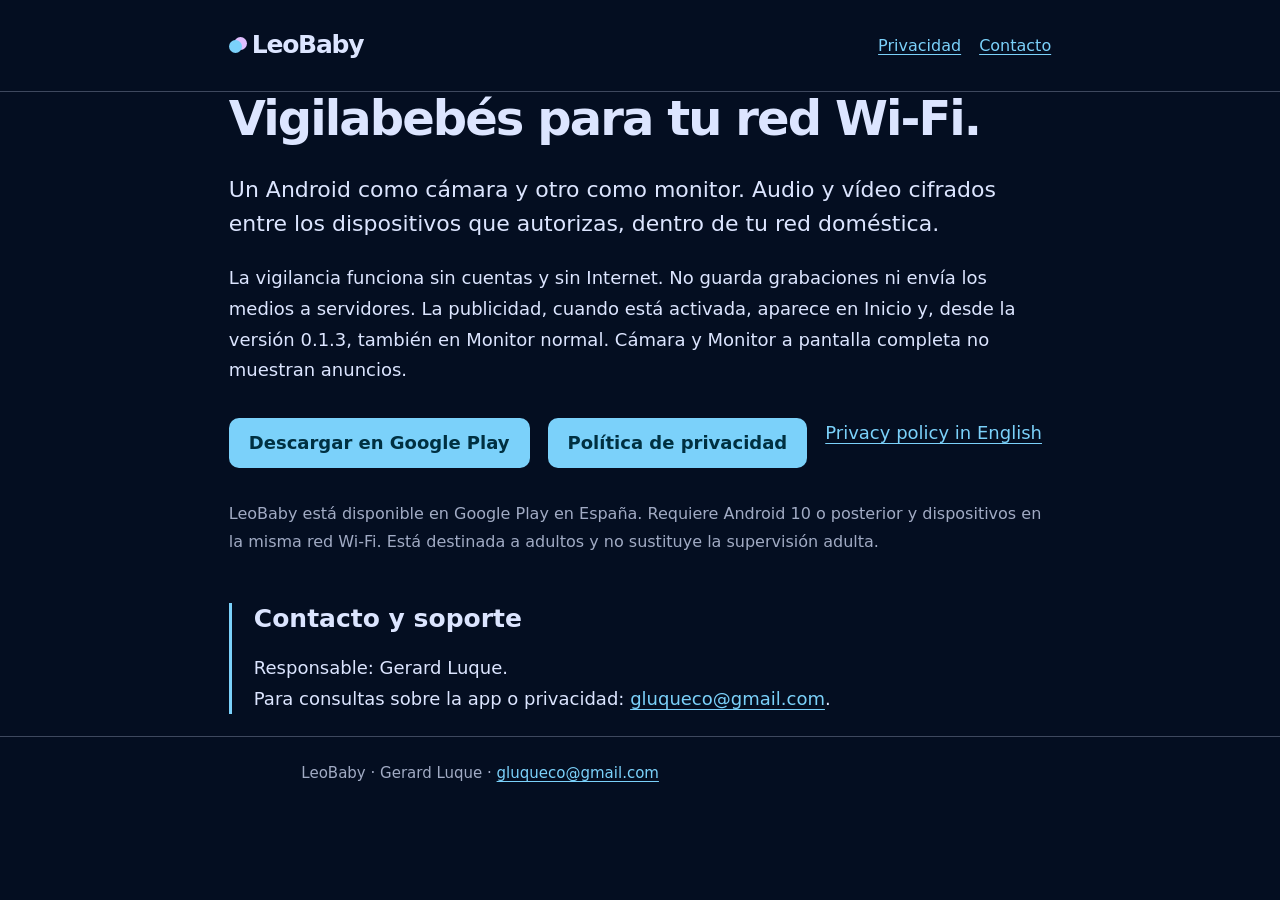
<file: index.html>
<!doctype html>
<html lang="es">
<head>
<meta charset="utf-8">
<meta name="viewport" content="width=device-width, initial-scale=1">
<title>LeoBaby — Contacto y privacidad</title>
<meta name="description" content="Información, contacto y política de privacidad de LeoBaby, vigilabebés local para Android.">
<meta name="theme-color" content="#040e21">
<link rel="stylesheet" href="styles.css">
</head>
<body>
<a class="skip" href="#contenido">Saltar al contenido</a>
<header><div class="wrap"><a class="brand" href="index.html">LeoBaby</a><nav aria-label="Navegación"><a href="leobaby/privacy.html">Privacidad</a><a href="mailto:gluqueco@gmail.com">Contacto</a></nav></div></header>
<main id="contenido" class="wrap"><h1>Vigilabebés para tu red Wi-Fi.</h1>
<p class="lead">Un Android como cámara y otro como monitor. Audio y vídeo cifrados entre los dispositivos que autorizas, dentro de tu red doméstica.</p>
<p>La vigilancia funciona sin cuentas y sin Internet. No guarda grabaciones ni envía los medios a servidores. La publicidad, cuando está activada, aparece en Inicio y, desde la versión 0.1.3, también en Monitor normal. Cámara y Monitor a pantalla completa no muestran anuncios.</p>
<div class="links"><a class="button" href="https://play.google.com/store/apps/details?id=com.leobaby">Descargar en Google Play</a><a class="button" href="leobaby/privacy.html#es">Política de privacidad</a><a href="leobaby/privacy.html#en" lang="en">Privacy policy in English</a></div>
<p class="note">LeoBaby está disponible en Google Play en España. Requiere Android 10 o posterior y dispositivos en la misma red Wi-Fi. Está destinada a adultos y no sustituye la supervisión adulta.</p>
<div class="support"><h2>Contacto y soporte</h2><p>Responsable: Gerard Luque.<br>Para consultas sobre la app o privacidad: <a href="mailto:gluqueco@gmail.com">gluqueco@gmail.com</a>.</p></div>
</main>
<footer><div class="wrap">LeoBaby · Gerard Luque · <a href="mailto:gluqueco@gmail.com">gluqueco@gmail.com</a></div></footer>
</body>
</html>
</file>
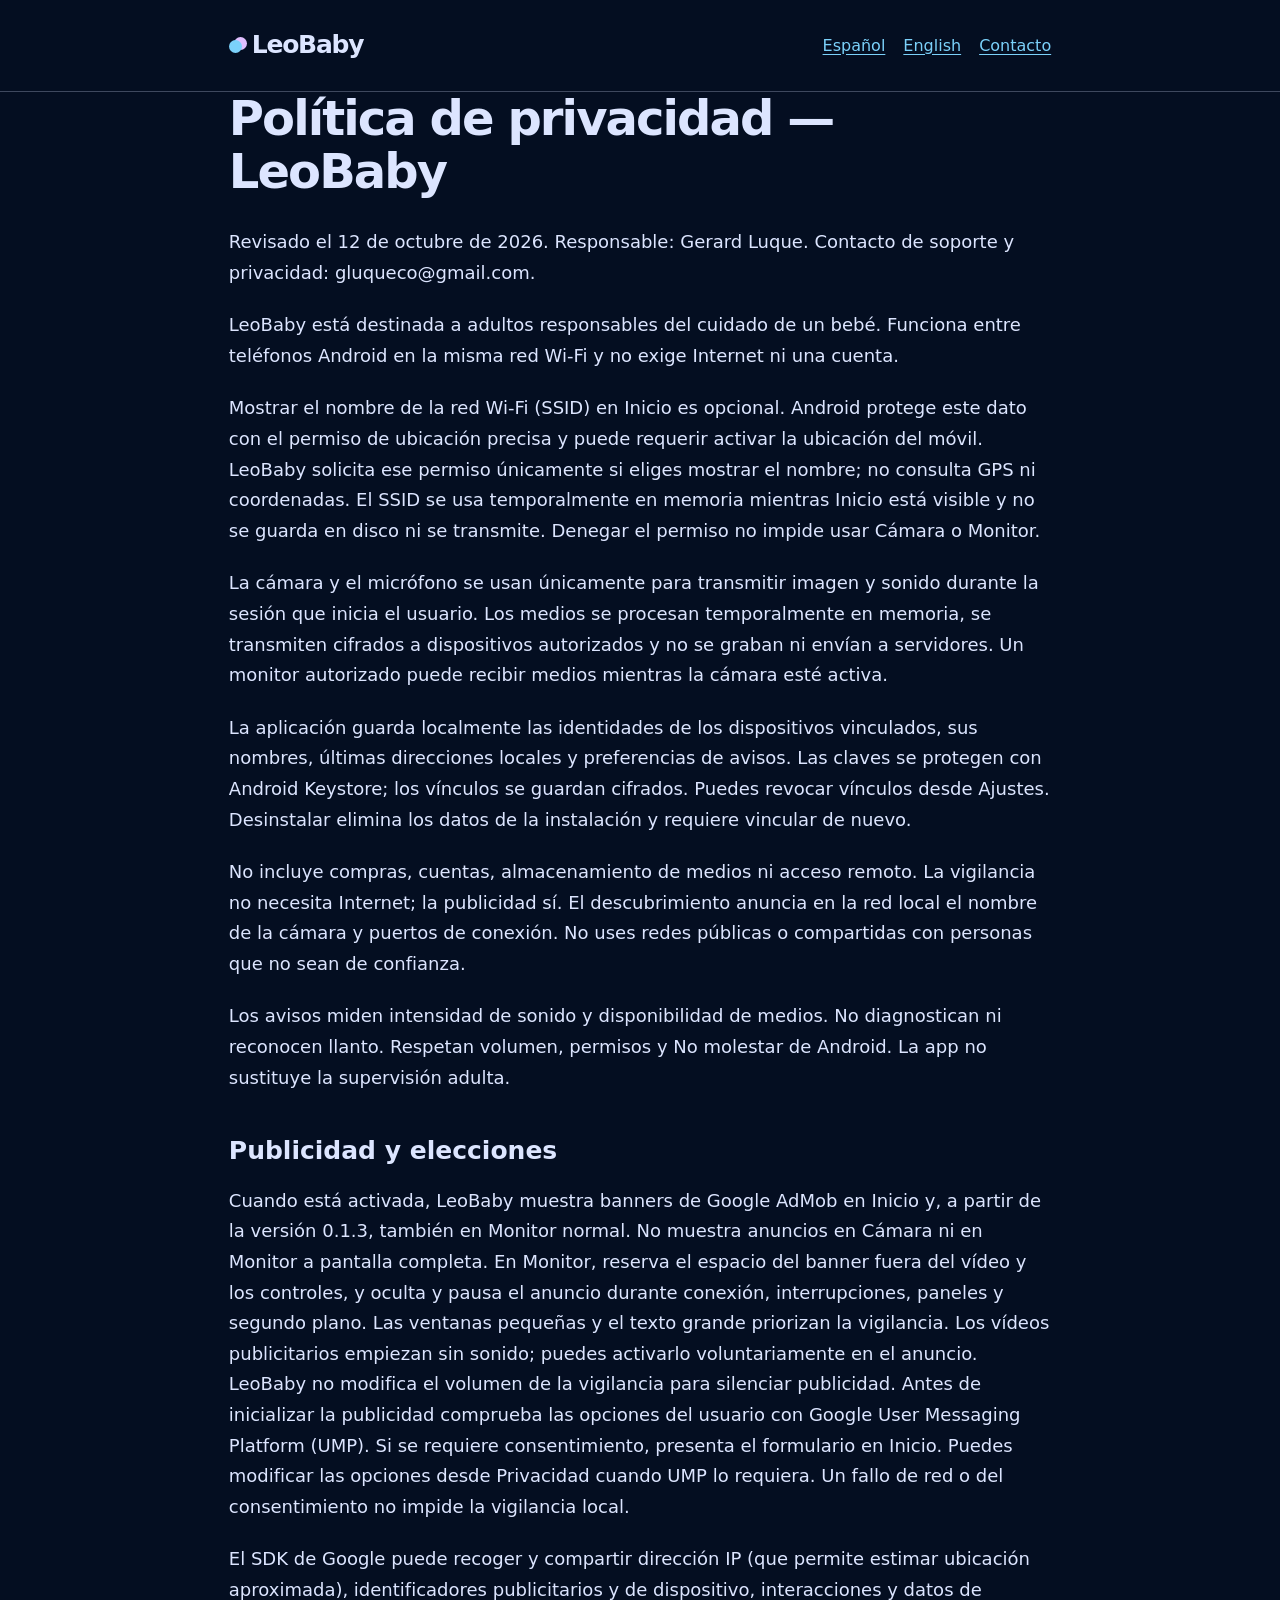
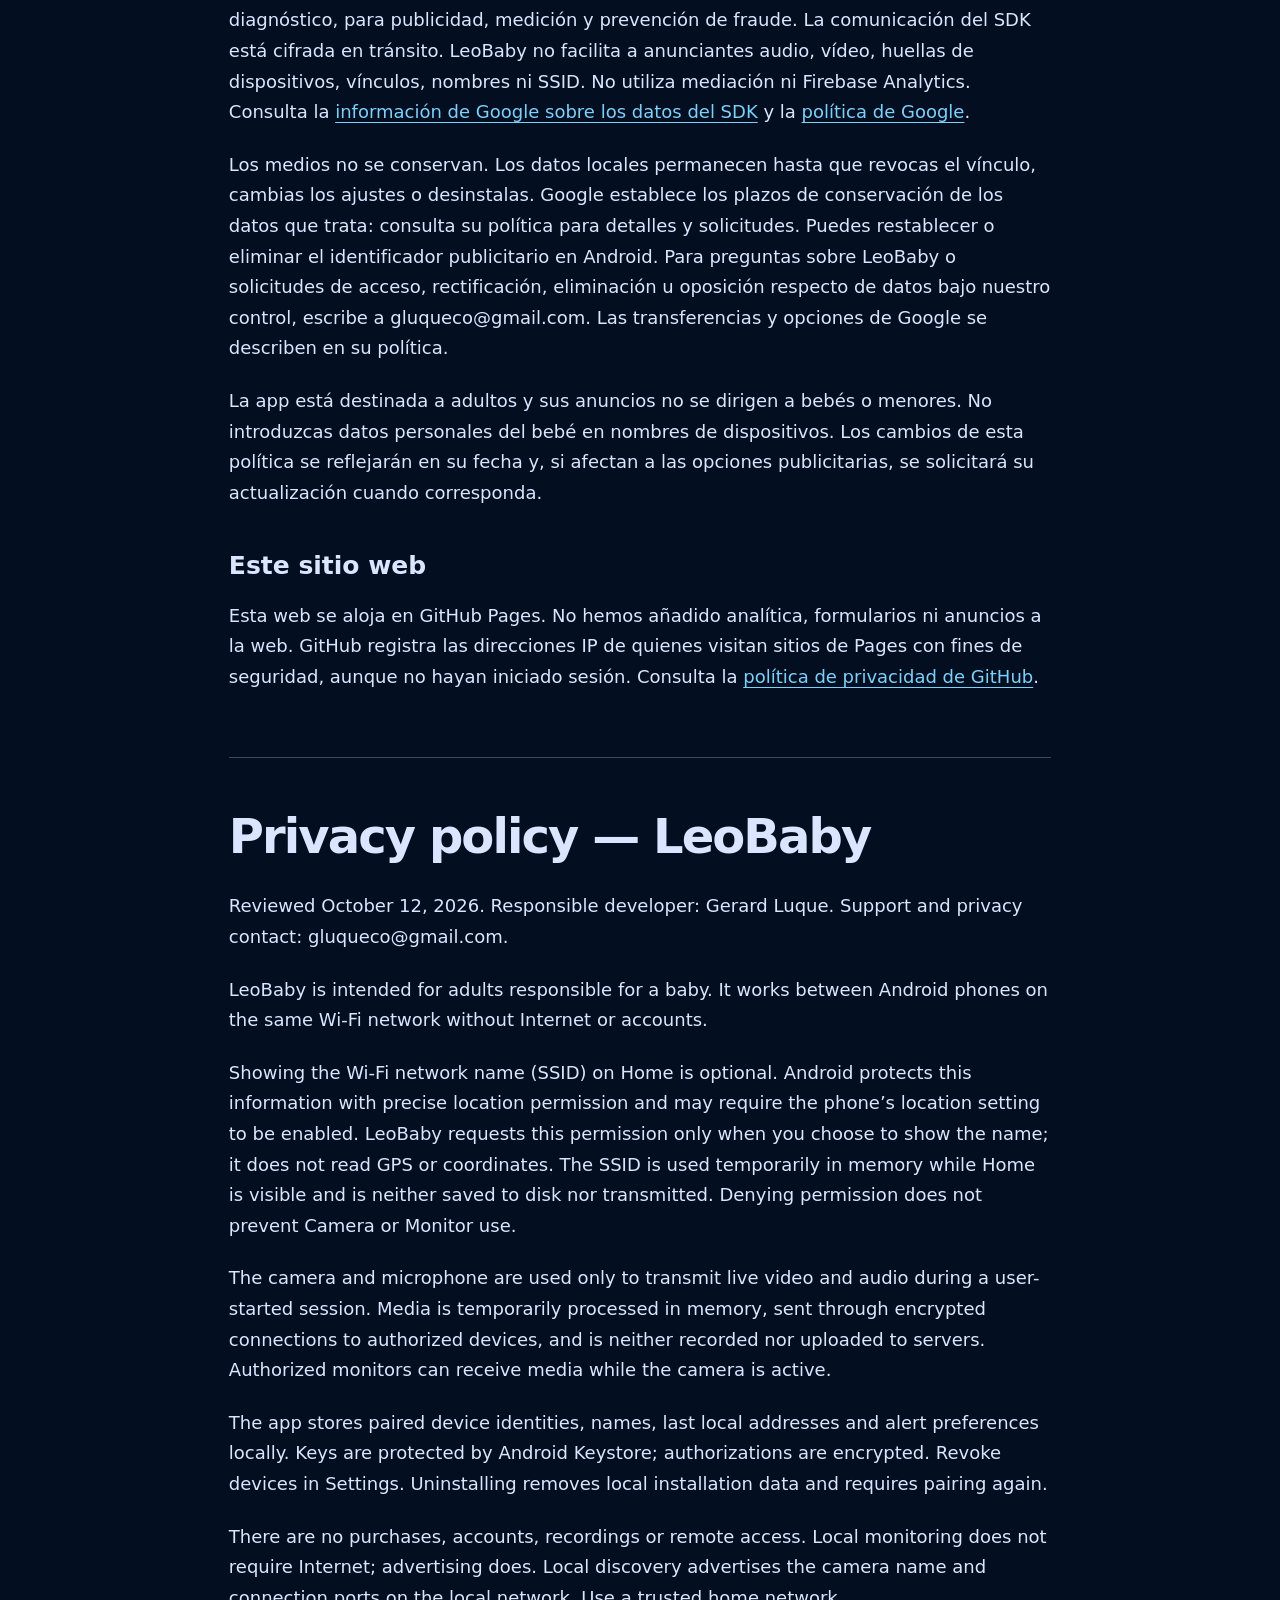
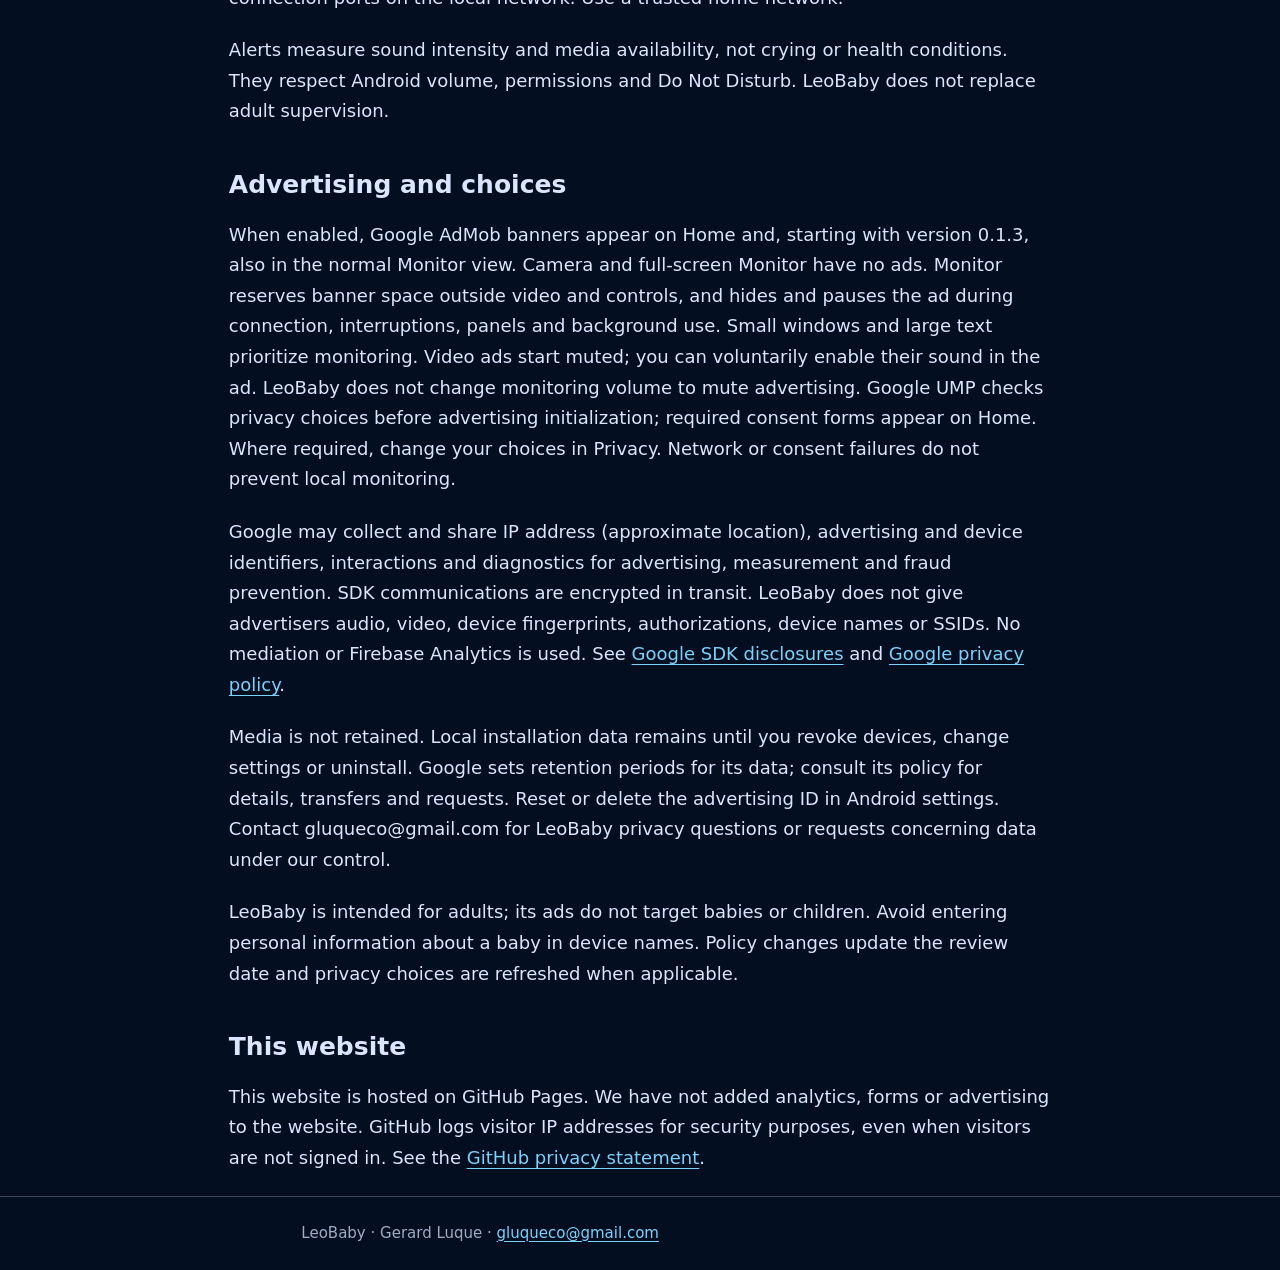
<file: leobaby/privacy.html>
<!doctype html>
<html lang="es">
<head>
<meta charset="utf-8">
<meta name="viewport" content="width=device-width, initial-scale=1">
<title>LeoBaby — Política de privacidad / Privacy policy</title>
<meta name="description" content="Política de privacidad de LeoBaby: vigilancia local, permisos, publicidad, conservación y contacto.">
<meta name="theme-color" content="#040e21">
<link rel="stylesheet" href="../styles.css">
</head>
<body>
<a class="skip" href="#contenido">Saltar al contenido</a>
<header><div class="wrap"><a class="brand" href="../index.html">LeoBaby</a><nav aria-label="Navegación"><a href="#es" lang="es">Español</a><a href="#en" lang="en">English</a><a href="mailto:gluqueco@gmail.com">Contacto</a></nav></div></header>
<main id="contenido" class="wrap"><section id="es" lang="es" aria-label="Español">
<h1>Política de privacidad — LeoBaby</h1>
<p>Revisado el 12 de octubre de 2026. Responsable: Gerard Luque. Contacto de soporte y privacidad: gluqueco@gmail.com.</p>
<p>LeoBaby está destinada a adultos responsables del cuidado de un bebé. Funciona entre teléfonos Android en la misma red Wi-Fi y no exige Internet ni una cuenta.</p>
<p>Mostrar el nombre de la red Wi-Fi (SSID) en Inicio es opcional. Android protege este dato con el permiso de ubicación precisa y puede requerir activar la ubicación del móvil. LeoBaby solicita ese permiso únicamente si eliges mostrar el nombre; no consulta GPS ni coordenadas. El SSID se usa temporalmente en memoria mientras Inicio está visible y no se guarda en disco ni se transmite. Denegar el permiso no impide usar Cámara o Monitor.</p>
<p>La cámara y el micrófono se usan únicamente para transmitir imagen y sonido durante la sesión que inicia el usuario. Los medios se procesan temporalmente en memoria, se transmiten cifrados a dispositivos autorizados y no se graban ni envían a servidores. Un monitor autorizado puede recibir medios mientras la cámara esté activa.</p>
<p>La aplicación guarda localmente las identidades de los dispositivos vinculados, sus nombres, últimas direcciones locales y preferencias de avisos. Las claves se protegen con Android Keystore; los vínculos se guardan cifrados. Puedes revocar vínculos desde Ajustes. Desinstalar elimina los datos de la instalación y requiere vincular de nuevo.</p>
<p>No incluye compras, cuentas, almacenamiento de medios ni acceso remoto. La vigilancia no necesita Internet; la publicidad sí. El descubrimiento anuncia en la red local el nombre de la cámara y puertos de conexión. No uses redes públicas o compartidas con personas que no sean de confianza.</p>
<p>Los avisos miden intensidad de sonido y disponibilidad de medios. No diagnostican ni reconocen llanto. Respetan volumen, permisos y No molestar de Android. La app no sustituye la supervisión adulta.</p>
<h2>Publicidad y elecciones</h2>
<p>Cuando está activada, LeoBaby muestra banners de Google AdMob en Inicio y, a partir de la versión 0.1.3, también en Monitor normal. No muestra anuncios en Cámara ni en Monitor a pantalla completa. En Monitor, reserva el espacio del banner fuera del vídeo y los controles, y oculta y pausa el anuncio durante conexión, interrupciones, paneles y segundo plano. Las ventanas pequeñas y el texto grande priorizan la vigilancia. Los vídeos publicitarios empiezan sin sonido; puedes activarlo voluntariamente en el anuncio. LeoBaby no modifica el volumen de la vigilancia para silenciar publicidad. Antes de inicializar la publicidad comprueba las opciones del usuario con Google User Messaging Platform (UMP). Si se requiere consentimiento, presenta el formulario en Inicio. Puedes modificar las opciones desde Privacidad cuando UMP lo requiera. Un fallo de red o del consentimiento no impide la vigilancia local.</p>
<p>El SDK de Google puede recoger y compartir dirección IP (que permite estimar ubicación aproximada), identificadores publicitarios y de dispositivo, interacciones y datos de diagnóstico, para publicidad, medición y prevención de fraude. La comunicación del SDK está cifrada en tránsito. LeoBaby no facilita a anunciantes audio, vídeo, huellas de dispositivos, vínculos, nombres ni SSID. No utiliza mediación ni Firebase Analytics. Consulta la <a href="https://developers.google.com/admob/android/privacy/play-data-disclosure">información de Google sobre los datos del SDK</a> y la <a href="https://policies.google.com/privacy">política de Google</a>.</p>
<p>Los medios no se conservan. Los datos locales permanecen hasta que revocas el vínculo, cambias los ajustes o desinstalas. Google establece los plazos de conservación de los datos que trata: consulta su política para detalles y solicitudes. Puedes restablecer o eliminar el identificador publicitario en Android. Para preguntas sobre LeoBaby o solicitudes de acceso, rectificación, eliminación u oposición respecto de datos bajo nuestro control, escribe a gluqueco@gmail.com. Las transferencias y opciones de Google se describen en su política.</p>
<p>La app está destinada a adultos y sus anuncios no se dirigen a bebés o menores. No introduzcas datos personales del bebé en nombres de dispositivos. Los cambios de esta política se reflejarán en su fecha y, si afectan a las opciones publicitarias, se solicitará su actualización cuando corresponda.</p>
<h2>Este sitio web</h2><p>Esta web se aloja en GitHub Pages. No hemos añadido analítica, formularios ni anuncios a la web. GitHub registra las direcciones IP de quienes visitan sitios de Pages con fines de seguridad, aunque no hayan iniciado sesión. Consulta la <a href="https://docs.github.com/en/site-policy/privacy-policies/github-general-privacy-statement">política de privacidad de GitHub</a>.</p>
</section><section id="en" lang="en" aria-label="English">
<h1>Privacy policy — LeoBaby</h1>
<p>Reviewed October 12, 2026. Responsible developer: Gerard Luque. Support and privacy contact: gluqueco@gmail.com.</p>
<p>LeoBaby is intended for adults responsible for a baby. It works between Android phones on the same Wi-Fi network without Internet or accounts.</p>
<p>Showing the Wi-Fi network name (SSID) on Home is optional. Android protects this information with precise location permission and may require the phone’s location setting to be enabled. LeoBaby requests this permission only when you choose to show the name; it does not read GPS or coordinates. The SSID is used temporarily in memory while Home is visible and is neither saved to disk nor transmitted. Denying permission does not prevent Camera or Monitor use.</p>
<p>The camera and microphone are used only to transmit live video and audio during a user-started session. Media is temporarily processed in memory, sent through encrypted connections to authorized devices, and is neither recorded nor uploaded to servers. Authorized monitors can receive media while the camera is active.</p>
<p>The app stores paired device identities, names, last local addresses and alert preferences locally. Keys are protected by Android Keystore; authorizations are encrypted. Revoke devices in Settings. Uninstalling removes local installation data and requires pairing again.</p>
<p>There are no purchases, accounts, recordings or remote access. Local monitoring does not require Internet; advertising does. Local discovery advertises the camera name and connection ports on the local network. Use a trusted home network.</p>
<p>Alerts measure sound intensity and media availability, not crying or health conditions. They respect Android volume, permissions and Do Not Disturb. LeoBaby does not replace adult supervision.</p>
<h2>Advertising and choices</h2>
<p>When enabled, Google AdMob banners appear on Home and, starting with version 0.1.3, also in the normal Monitor view. Camera and full-screen Monitor have no ads. Monitor reserves banner space outside video and controls, and hides and pauses the ad during connection, interruptions, panels and background use. Small windows and large text prioritize monitoring. Video ads start muted; you can voluntarily enable their sound in the ad. LeoBaby does not change monitoring volume to mute advertising. Google UMP checks privacy choices before advertising initialization; required consent forms appear on Home. Where required, change your choices in Privacy. Network or consent failures do not prevent local monitoring.</p>
<p>Google may collect and share IP address (approximate location), advertising and device identifiers, interactions and diagnostics for advertising, measurement and fraud prevention. SDK communications are encrypted in transit. LeoBaby does not give advertisers audio, video, device fingerprints, authorizations, device names or SSIDs. No mediation or Firebase Analytics is used. See <a href="https://developers.google.com/admob/android/privacy/play-data-disclosure">Google SDK disclosures</a> and <a href="https://policies.google.com/privacy">Google privacy policy</a>.</p>
<p>Media is not retained. Local installation data remains until you revoke devices, change settings or uninstall. Google sets retention periods for its data; consult its policy for details, transfers and requests. Reset or delete the advertising ID in Android settings. Contact gluqueco@gmail.com for LeoBaby privacy questions or requests concerning data under our control.</p>
<p>LeoBaby is intended for adults; its ads do not target babies or children. Avoid entering personal information about a baby in device names. Policy changes update the review date and privacy choices are refreshed when applicable.</p>
<h2>This website</h2><p>This website is hosted on GitHub Pages. We have not added analytics, forms or advertising to the website. GitHub logs visitor IP addresses for security purposes, even when visitors are not signed in. See the <a href="https://docs.github.com/en/site-policy/privacy-policies/github-general-privacy-statement">GitHub privacy statement</a>.</p>
</section></main>
<footer><div class="wrap">LeoBaby · Gerard Luque · <a href="mailto:gluqueco@gmail.com">gluqueco@gmail.com</a></div></footer>
</body>
</html>
</file>
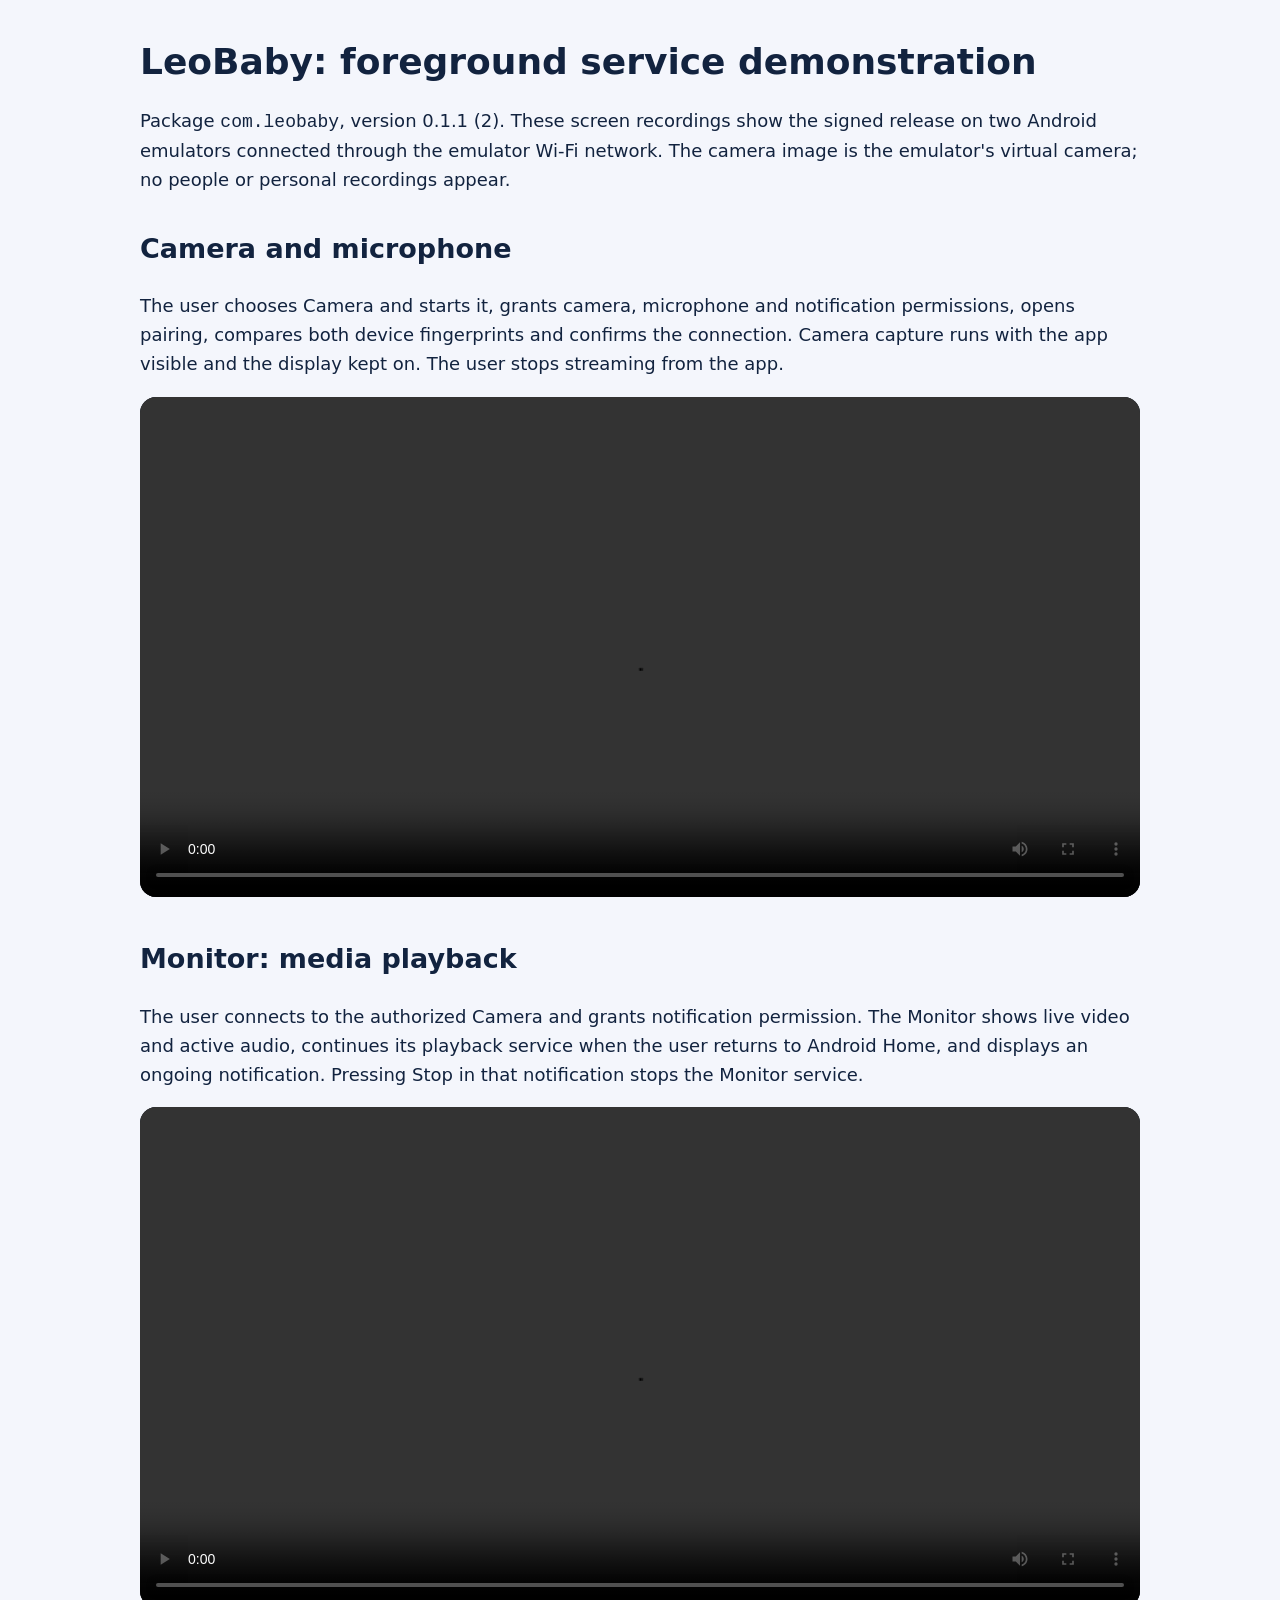
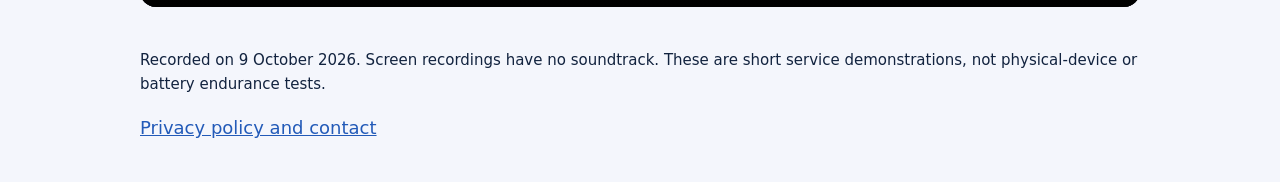
<file: leobaby/review.html>
<!doctype html>
<html lang="en">
<head>
  <meta charset="utf-8">
  <meta name="viewport" content="width=device-width,initial-scale=1">
  <title>LeoBaby — foreground service demonstration</title>
  <style>body{max-width:1000px;margin:40px auto;padding:0 20px;font:18px/1.6 system-ui,sans-serif;color:#12233f;background:#f4f6fc}h1{line-height:1.2}video{width:100%;max-height:75vh;background:#07111f;border-radius:16px}section{margin:32px 0}a{color:#225ab8}small{display:block}</style>
</head>
<body>
  <h1>LeoBaby: foreground service demonstration</h1>
  <p>Package <code>com.leobaby</code>, version 0.1.1 (2). These screen recordings show the signed release on two Android emulators connected through the emulator Wi-Fi network. The camera image is the emulator's virtual camera; no people or personal recordings appear.</p>
  <section>
    <h2>Camera and microphone</h2>
    <p>The user chooses Camera and starts it, grants camera, microphone and notification permissions, opens pairing, compares both device fingerprints and confirms the connection. Camera capture runs with the app visible and the display kept on. The user stops streaming from the app.</p>
    <video controls preload="metadata" playsinline src="fgs-camera.mp4">Download the <a href="fgs-camera.mp4">camera demonstration</a>.</video>
  </section>
  <section>
    <h2>Monitor: media playback</h2>
    <p>The user connects to the authorized Camera and grants notification permission. The Monitor shows live video and active audio, continues its playback service when the user returns to Android Home, and displays an ongoing notification. Pressing Stop in that notification stops the Monitor service.</p>
    <video controls preload="metadata" playsinline src="fgs-monitor.mp4">Download the <a href="fgs-monitor.mp4">monitor demonstration</a>.</video>
  </section>
  <small>Recorded on 9 October 2026. Screen recordings have no soundtrack. These are short service demonstrations, not physical-device or battery endurance tests.</small>
  <p><a href="privacy.html">Privacy policy and contact</a></p>
</body>
</html>
</file>
<file: styles.css>
*{box-sizing:border-box}html{color-scheme:dark;scroll-behavior:smooth}body{margin:0;background:#040e21;color:#dce5ff;font:18px/1.7 ui-sans-serif,system-ui,-apple-system,BlinkMacSystemFont,"Segoe UI",sans-serif}a{color:#7bd1fa;text-underline-offset:.2em}a:hover{color:#fff}a:focus-visible{outline:3px solid #7bd1fa;outline-offset:5px;border-radius:2px}.skip{position:absolute;top:-100px;left:16px;background:#071328;padding:10px}.skip:focus{top:8px}.wrap{max-width:76ch;margin:auto;padding:0 24px}header{border-bottom:1px solid #3e485e}header .wrap{display:flex;align-items:center;justify-content:space-between;gap:24px;padding-top:24px;padding-bottom:24px}.brand{font-weight:750;font-size:25px;text-decoration:none;color:#dce5ff;letter-spacing:-.05em}.brand:before{content:"";display:inline-block;width:13px;height:13px;background:#7bd1fa;border-radius:50%;margin-right:10px;box-shadow:5px -3px 0 #e0bfff}nav{display:flex;gap:18px;flex-wrap:wrap;font-size:16px}main{padding-top:56px;padding-bottom:64px}h1{font-size:clamp(32px,6vw,48px);line-height:1.12;letter-spacing:-.04em;margin:0 0 28px}h2{font-size:25px;line-height:1.3;margin:42px 0 18px}p{margin:0 0 22px}section+section{margin-top:64px;padding-top:52px;border-top:1px solid #3e485e}footer{border-top:1px solid #3e485e;font-size:15px;color:#a1abc4;padding:24px 0}.lead{font-size:22px;line-height:1.55}.links{display:flex;flex-wrap:wrap;gap:18px;margin:32px 0}.button{display:inline-block;background:#7bd1fa;color:#003041;padding:10px 20px;border-radius:10px;font-weight:650;text-decoration:none}.button:hover{background:#b1ddf7;color:#003041}.note{color:#a1abc4;font-size:16px}.support{border-left:3px solid #7bd1fa;padding-left:22px;margin-top:48px}@media(max-width:540px){header .wrap{align-items:flex-start;flex-direction:column;gap:14px}.wrap{padding-left:20px;padding-right:20px}main{padding-top:36px}h1{font-size:34px}}@media(prefers-reduced-motion:reduce){html{scroll-behavior:auto}}
</file>
